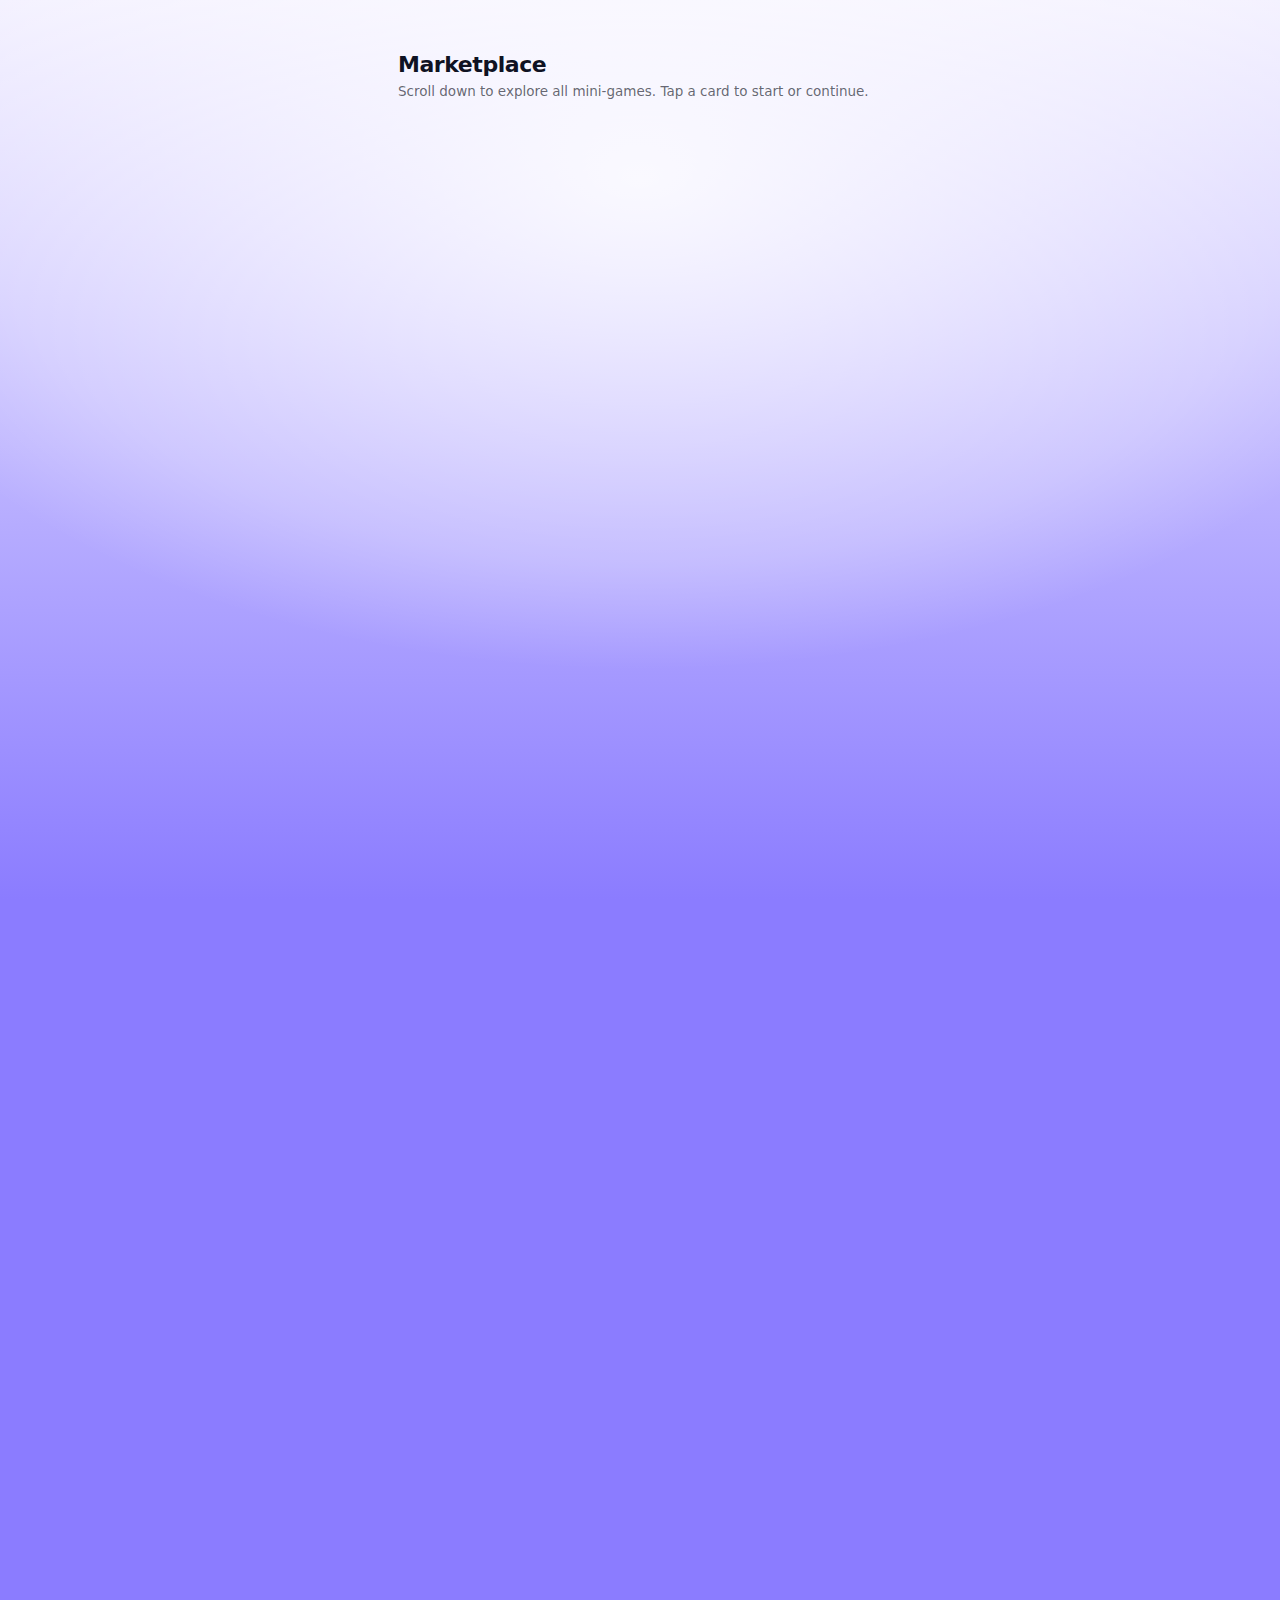
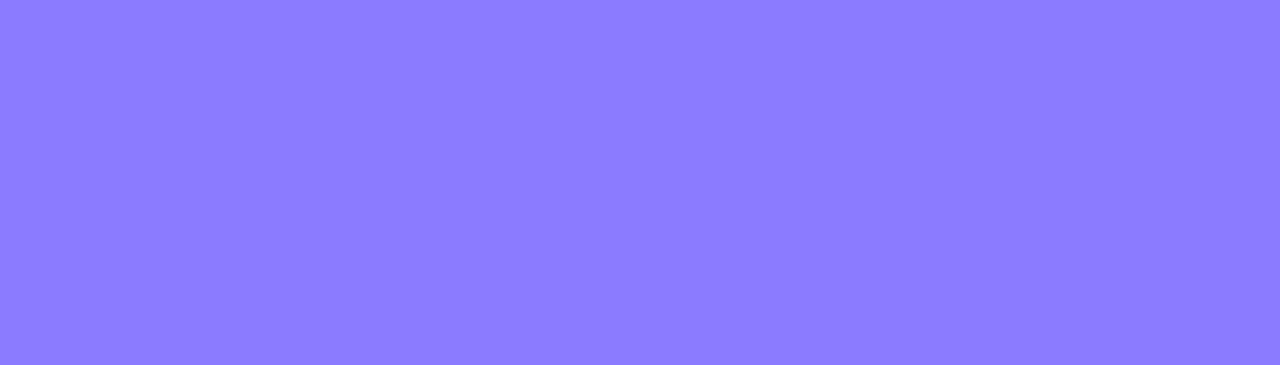
<file: index.html>
<!doctype html>
<html lang="en">
<head>
  <meta charset="utf-8" />
  <meta name="viewport" content="width=device-width, initial-scale=1, viewport-fit=cover" />
  <title>Marketplace</title>
  <link rel="stylesheet" href="marketplace.css" />
</head>

<body>
  <main class="app">
    <header>
      <h1 class="title">Marketplace</h1>
      <p class="subtitle">Scroll down to explore all mini-games. Tap a card to start or continue.</p>
    </header>

    <section id="feed" class="feed" aria-label="WebGL games list"></section>
    <div class="footer-space"></div>
  </main>

  <!-- Scripts -->
  <script src="script/games.js"></script>
  <script src="script/marketplace.js"></script>
</body>
</html>
</file>
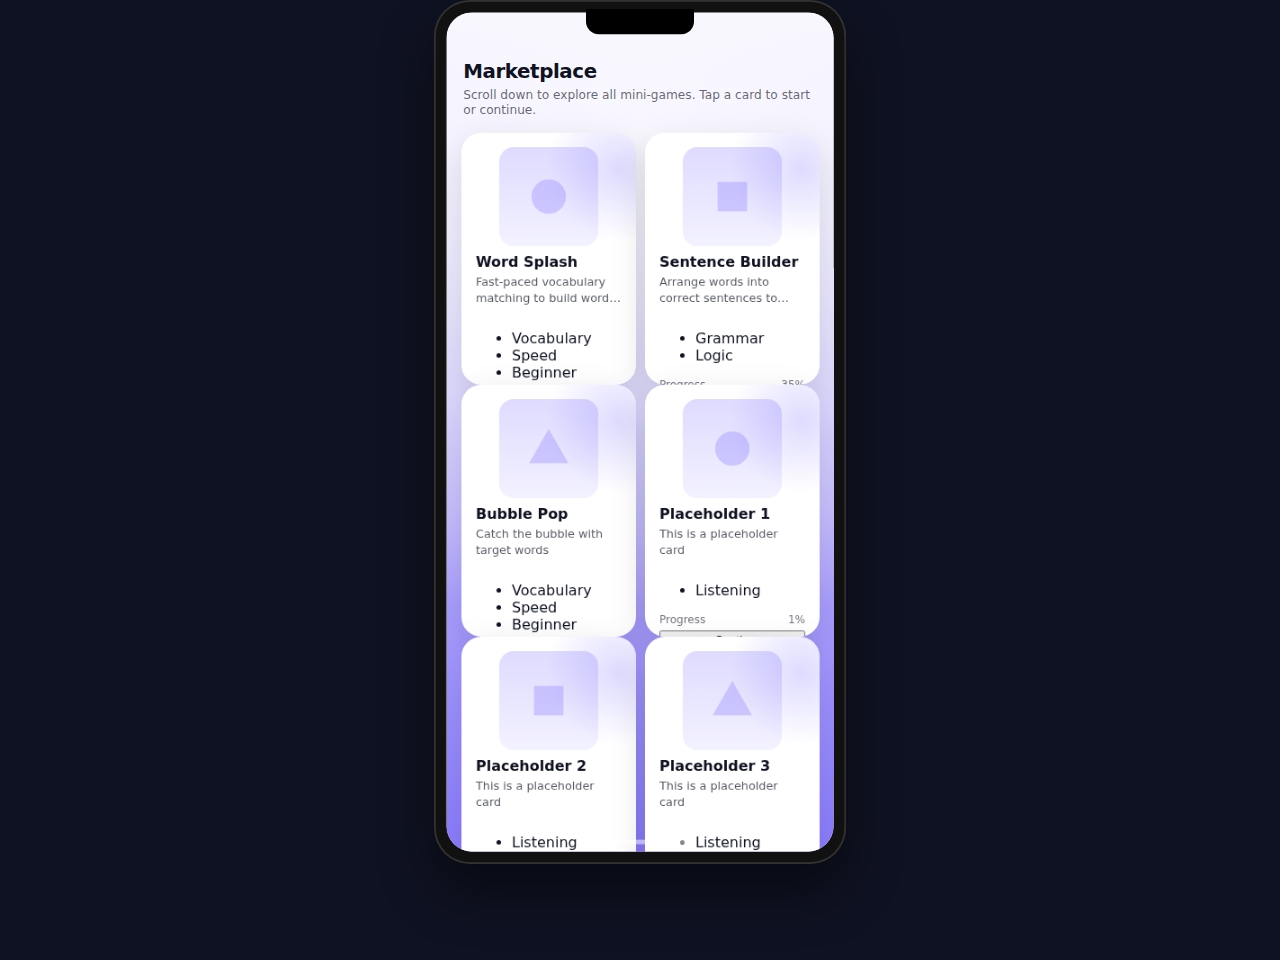
<file: mobile-preview.html>
<!DOCTYPE html>
<html lang="en">
  <head>
    <meta charset="UTF-8" />
    <meta name="viewport" content="width=device-width, initial-scale=1" />
    
    <title>Mobile Preview</title>
    
    <link rel="stylesheet" href="mobile-preview.css" />
  </head>
  
  <body>
    <div class="scale-wrapper">
      <div class="phone-frame">
        <div class="phone-notch"></div>

        <iframe
          src="index.html"
          class="phone-screen"
          title="Mobile Preview"
          ></iframe>
      </div>
    </div>
  </body>
</html>
</file>
<file: marketplace.css>
/*#region ====== General ====== */

:root{
  --bg1:#f2efff;
  --bg2:#8b7cff;

  --card:#ffffff;
  --text:#0f1222;
  --muted:#6b6f86;

  --shadow: 0 14px 40px rgba(15, 18, 34, 0.14);
  --radius: 22px;

  --accent:#6b5cff;
  --track:#e9eaf2;
  --accent-yellow: #D4AF37;

  --safe-top: env(safe-area-inset-top, 0px);
  --safe-bottom: env(safe-area-inset-bottom, 0px);
}

*{
  box-sizing:border-box;
}

html {
  background-color: var(--bg2);
}

html,
body{
  margin:0;
  padding:0;
  min-height:100vh;
  overflow-x:hidden;

  font-family: system-ui, -apple-system, Segoe UI, Roboto,
               "PingFang SC","Hiragino Sans GB","Microsoft YaHei",sans-serif;
  color:var(--text);

  -webkit-font-smoothing: antialiased;
  overscroll-behavior-y: none;
}

body{
  background:
    radial-gradient(
      1200px 700px at 50% 20%,
      rgba(255,255,255,.85) 0%,
      rgba(255,255,255,.25) 55%,
      rgba(255,255,255,0) 70%
    ),
    linear-gradient(180deg,var(--bg1),var(--bg2));

  background-attachment: fixed;
}

/*#endregion */

/*#region ====== Developer Warning Banner ====== */

.warning{
  position:fixed;
  top:0;
  left:0;
  right:0;
  z-index:10000;

  height:28px;
  line-height:28px;
  text-align:center;

  font-size:12px;
  letter-spacing:0.08em;
  font-weight:600;

  background:linear-gradient(
    45deg,
    #ffcc00,
    #ffcc00 12px,
    #111 12px,
    #111 24px
  );
  color:white;
}

/*#endregion */

/*#region ====== App Layout ====== */

.app{
  max-width:520px;
  margin:0 auto;

  padding:
    calc(18px + var(--safe-top) + 28px)  /* + warning height */
    16px
    calc(40px + var(--safe-bottom));
}

header{
  padding:6px 2px 18px;
}

.title{
  margin:0 0 6px;
  font-size:22px;
  font-weight:800;
  letter-spacing:-0.02em;
}

.subtitle{
  margin:0;
  font-size:13.5px;
  color:rgba(15,18,34,.65);
}

/*#endregion */

/*#region ====== Search Bar ====== */

.search-container {
  padding: 0 2px 24px;
}

.search-box {
  position: relative;
  display: flex;
  align-items: center;
  background: var(--card);
  border-radius: 14px;
  box-shadow: var(--shadow);
  padding: 0 14px;
  height: 48px;
  transition: transform 0.2s ease;
}

.search-box:focus-within {
  transform: translateY(-2px);
}

.search-icon {
  width: 18px;
  height: 18px;
  color: var(--muted);
  margin-right: 10px;
  flex-shrink: 0;
}

#game-search {
  border: none;
  background: transparent;
  width: 100%;
  height: 100%;
  font-size: 15px;
  font-family: inherit;
  color: var(--text);
  outline: none;
}

#game-search::placeholder {
  color: rgba(15, 18, 34, 0.35);
}

.search-clear {
  display: none;
  align-items: center;
  justify-content: center;
  width: 24px;
  height: 24px;
  background: rgba(15, 18, 34, 0.1);
  border-radius: 50%;
  cursor: pointer;
  flex-shrink: 0;
  margin-left: 8px;
  transition: all 0.2s ease;
}

.search-clear:hover {
  background: rgba(15, 18, 34, 0.2);
}

.search-clear svg {
  width: 12px;
  height: 12px;
  color: var(--text);
}

.search-clear.visible {
  display: flex;
}

.no-results {
  text-align: center;
  padding: 40px 20px;
  color: var(--muted);
  font-size: 15px;
  line-height: 1.6;
}

.no-results span {
  display: block;
  font-weight: 700;
  color: var(--text);
  margin-top: 4px;
  word-break: break-all;
}

/*#endregion */

/*#region ====== Feed ====== */

@keyframes feedRiseIn {
  from{
    transform:translateY(120%);
    opacity:0;
  }
  to{
    transform:translateY(0);
    opacity:1;
  }
}

.feed{
  display:grid;
  grid-template-columns:1fr 1fr;
  column-gap:10px;

  transform:translateY(120%);
  opacity:0;

  animation:feedRiseIn 850ms cubic-bezier(.22,.61,.36,1) both;
  will-change:transform, opacity;
}

#col-left,
#col-right{
  display:flex;
  flex-direction:column;
  gap:10px;
}

#col-right{
  margin-top:40px;
}

/*#endregion */

/*#region ====== Card ====== */

@keyframes cardPopIn {
  from{
    transform:translateY(12px) scale(0.98);
    opacity:0;
  }
  to{
    transform:translateY(0) scale(1);
    opacity:1;
  }
}

.card{
  width: 100%;
  height: 280px;

  background: var(--card);
  border-radius: var(--radius);
  box-shadow: var(--shadow);

  padding: 16px;
  position: relative;
  overflow: hidden;

  display: flex;
  flex-direction: column;
}

.card::before{
  content:"";
  position:absolute;
  top:-40px;
  right:-60px;
  width:160px;
  height:160px;
  background:radial-gradient(
    circle,
    rgba(107,92,255,.22),
    rgba(107,92,255,0) 70%
  );
  transform:rotate(18deg);
}

.card.pop{
  animation:cardPopIn 420ms cubic-bezier(.22,.61,.36,1) both;
}

/*#endregion */

/*#region ====== Card Content ====== */

.row{
  display: flex;
  flex-direction: column;
  align-items: center;
  gap: 8px;
  height: 100%;
}

.icon{
  width: 110px;
  height: 110px;
  border-radius:16px;

  background:linear-gradient(
    180deg,
    rgba(107,92,255,.22),
    rgba(107,92,255,.08)
  );

  display:grid;
  place-items:center;
  flex-shrink:0;

  cursor: pointer;
}

.icon svg{
  width: 60px;
  height: 60px;
}

.game-logo{
  width:100%;
  height:100%;
  object-fit:contain;
  border-radius:12px;
  pointer-events:none;
}

.meta{
  flex:1;
  width:100%;
  display: flex;
  flex-direction: column;
}

.game-title{
  margin:0 0 4px;
  font-size:16px;
  font-weight:780;
}

.desc{
  height: 2.8em;
  line-height: 1.4;

  overflow: hidden;

  display: -webkit-box;
  -webkit-line-clamp: 2;
  -webkit-box-orient: vertical;

  margin:0 0 10px;
  font-size:12.8px;
  color:rgba(15,18,34,.7);
}

.rank-badge{
  display: inline-flex;
  align-items: center;
  gap: 8px;
  margin-bottom: 8px;

  color: var(--accent);
  font-size: 16px;
  font-weight: 700;
  letter-spacing: 0.04em;

  cursor: pointer;
}

.rank-trophy svg{
  width: 20px;
  height: 20px;
  display: block;
}

/*#endregion */

/*#region ====== Progress Bar ====== */

.progress-wrap{
  margin-bottom: 8px;

  display: flex;
  flex-direction: column;
}

.progress-label{
  display:flex;
  justify-content:space-between;
  margin-bottom: 5px;

  font-size:12px;
  color:rgba(15,18,34,.6);
}

.segbar{
  display: grid;
  grid-template-columns: repeat(6,1fr);
  gap: 6px;
}

.seg{
  height:8px;
  border-radius:999px;
  background:var(--track);
}

.seg.on{
  background:linear-gradient(
    90deg,
    var(--accent),
    rgba(107,92,255,.55)
  );
  transform-origin:left center;
  transform:scaleX(0);
}

@keyframes progressReveal {
  from{ transform:scaleX(0); }
  to{ transform:scaleX(1); }
}

.card.pop .seg.on{
  animation:progressReveal 1100ms cubic-bezier(.3,0,.2,1) both;
  animation-delay:700ms;
}

/*#endregion */

/*#region ====== Reduced Motion ====== */

@media (prefers-reduced-motion: reduce){
  .feed,
  .card.pop,
  .card.pop .seg.on{
    animation:none;
    transform:none;
    opacity:1;
  }
}

/*#endregion */

/*#region ====== Leaderboard ====== */

.overlay{
  position: fixed;
  inset: 0;
  z-index: 9000;

  background: rgba(15,18,34,.45);
  backdrop-filter: blur(6px);

  display: flex;
  align-items: center;
  justify-content: center;
}

.overlay.hidden{
  display: none;
}

.overlay-panel{
  width: 100%;
  max-width: 420px;
  height: 80vh;

  background: var(--card);
  border-radius: 24px;
  box-shadow: var(--shadow);

  display: flex;
  flex-direction: column;
}

.overlay-header{
  display: flex;
  justify-content: space-between;
  align-items: center;
  padding: 16px 18px;
  border-bottom: 1px solid rgba(0,0,0,.06);
}

.overlay-content{
  flex: 1;
  padding: 16px;
  overflow-y: auto;
}

.overlay-footer{
  display: flex;
  gap: 10px;
  padding: 14px;
  border-top: 1px solid rgba(0,0,0,.06);
}

.overlay-btn{
  flex: 1;
  height: 44px;
  border-radius: 12px;
  border: none;
  background: #eee;
  font-weight: 600;
  cursor: pointer;
}

.overlay-btn.primary{
  background: var(--accent);
  color: white;
}

/* ------ Current User ------ */

.lb-current-user{
  display: flex;
  align-items: center;
  gap: 12px;
  white-space: nowrap;
  
  padding: 12px 16px;
  margin-bottom: 20px;
  
  background: #f3f2ff;
  border-radius: 16px;
}

.lb-current-user .avatar{
  width: 40px;
  height: 40px;
  border-radius: 50%;
}

.lb-current-user .info{
  display: flex;
  align-items: center;
  gap: 2px;
}

.lb-current-user .name{
  font-weight: 600;
}

.lb-current-user .meta{
  font-size: 14px;
  color: #666;
  display: flex;
  flex-direction: row;
  align-items: center;
  gap: 6px;
  white-space: nowrap;
}

.lb-current-user .meta .score,
.lb-current-user .meta .rank{
  font-weight: 600;
  color: #6b5cff;
}

.you-badge{
  margin-left: 6px;
  margin-right: 6px;
  padding: 2px 6px;
  font-size: 12px;
  border-radius: 999px;
  background: rgba(107,92,255,.15);
  color: #6b5cff;
}


/* ------ Top 3 ------ */
.lb-podium{
  display: grid;
  grid-template-columns: 1fr 1.2fr 1fr;
  align-items: end;
  gap: 12px;
  margin-bottom: 24px;
  text-align: center;
  color: var(--text);
}

.lb-podium-item{
  position: relative;
  text-align: center;
  padding: 12px 10px;
  border-radius: 18px;
  background: rgba(107,92,255,0.12);
}

.lb-podium-item.lb-item-player{
  background: #e6e4ff;
  border: 2px solid #7a72ff; 
}

.lb-podium-item .avatar{
  width: 56px;
  height: 56px;
  border-radius: 999px;
  margin: 0 auto 8px;
  background: rgba(107,92,255,.18);
}

.lb-podium-item .name{
  font-weight: 800;
  font-size: 16px;
  margin-bottom: 4px;
  display: flex;
  flex-direction: column;
  align-items: center;
}

.lb-podium-item .you-badge {
  margin: 0;
  font-size: 12px;
  padding: 1px 6px;
}

.lb-podium-item .score{
  font-weight: 900;
  color: var(--accent);
}

.lb-rank-1{
  transform: translateY(-8px);
}

.lb-rank-1 .avatar{
  width: 88px;
  height: 88px;
}

.lb-rank-2 .avatar,
.lb-rank-3 .avatar{
  width: 64px;
  height: 64px;
  opacity: 0.9;
}

.crown{
  color: gold;
  font-size: 20px;
  margin-bottom: 6px;
}

.podium-rank{
  font-size: 18px;
  font-weight: 900;
  letter-spacing: 0.08em;
  opacity: 0.65;
  margin-bottom: 6px;
}

/* ------ 4th - 10th ------ */
.lb-list{
  list-style: none;
  padding: 0;
  margin: 0;
}

.lb-item{
  display: grid;
  grid-template-columns: 28px 36px 1fr auto;
  align-items: center;

  padding: 10px 12px;
  margin-bottom: 8px;
  column-gap: 12px;

  background: rgba(15,18,34,0.04);
  border: 1px solid rgba(15,18,34,0.06);
  border-radius: 14px;
}

.lb-item .rank{
  font-weight: 800;
  color: rgba(15,18,34,.55);
}

.lb-item .avatar {
  width: 36px;
  height: 36px;
  border-radius: 50%;
  flex-shrink: 0;
}

.lb-item .name{
  font-weight: 700;
}

.lb-item .score{
  font-weight: 900;
  color: var(--accent);
}

.lb-item-player{
  background: rgba(107,92,255,0.12);
  border: 1px solid rgba(107,92,255,0.30);
  font-weight: 700;
}

/*#endregion */
</file>
<file: mobile-preview.css>
body{
  margin: 0;
  min-height: 100vh;
  display: flex;
  justify-content: center;
  align-items: center;

  background: #0f1222;
}

.scale-wrapper{
  transform: scale(0.9);
  transform-origin: top center;

  display: flex;
  justify-content: center;
}

.phone-notch{
  position: absolute;
  top: 10px;
  left: 50%;
  transform: translateX(-50%);

  width: 120px;
  height: 28px;
  border-radius: 0 0 14px 14px;

  background: #000;
  z-index: 10;
}

.phone-frame{
  width: 430px;
  height: 932px;

  padding: 14px;
  border-radius: 40px;
  position: relative;

  background: #111;
  box-shadow:
    0 30px 60px rgba(0,0,0,0.45),
    inset 0 0 0 2px #333;
}

.phone-frame::after{
  content: "";
  position: absolute;
  bottom: 22px;
  left: 50%;
  transform: translateX(-50%);

  width: 120px;
  height: 5px;
  border-radius: 3px;

  background: rgba(255,255,255,0.5);
}

.phone-screen{
  width: 100%;
  height: 100%;

  border: none;
  border-radius: 28px;
  background: white;

  display: block;
}
</file>
